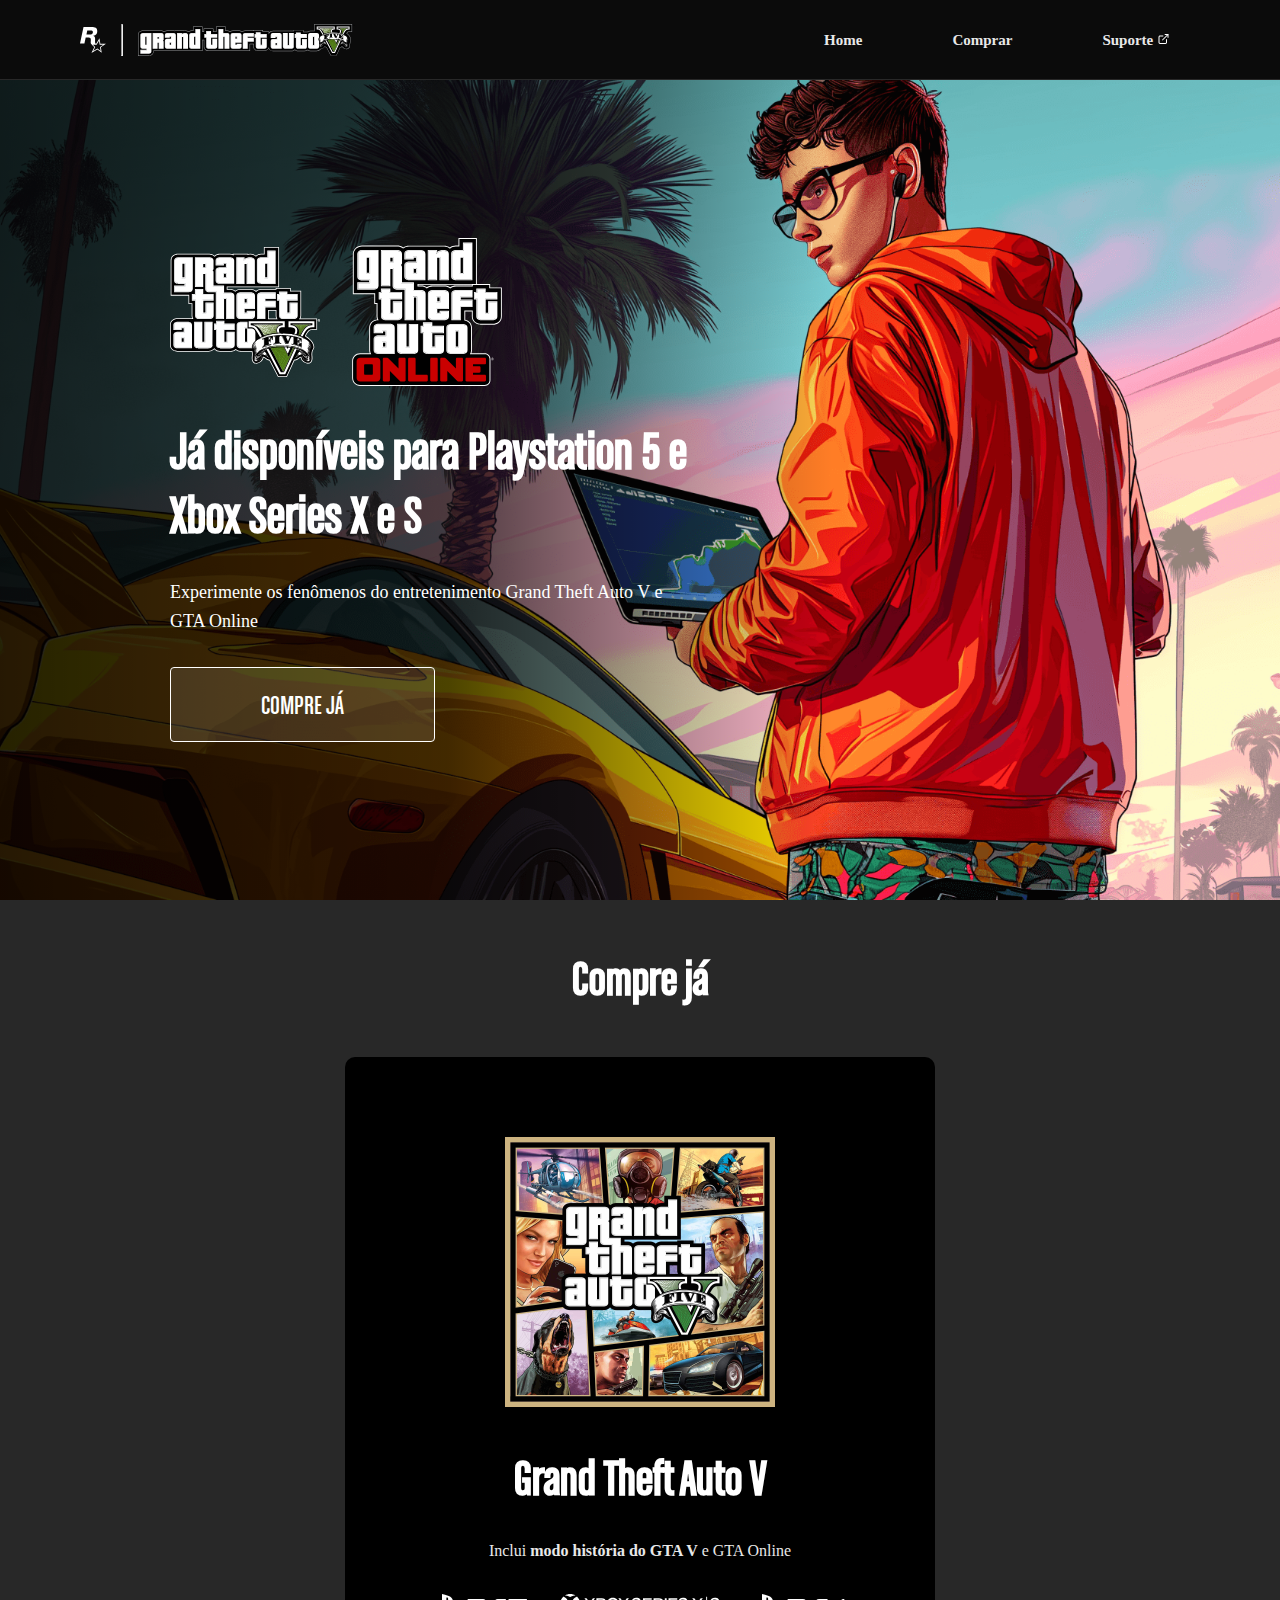
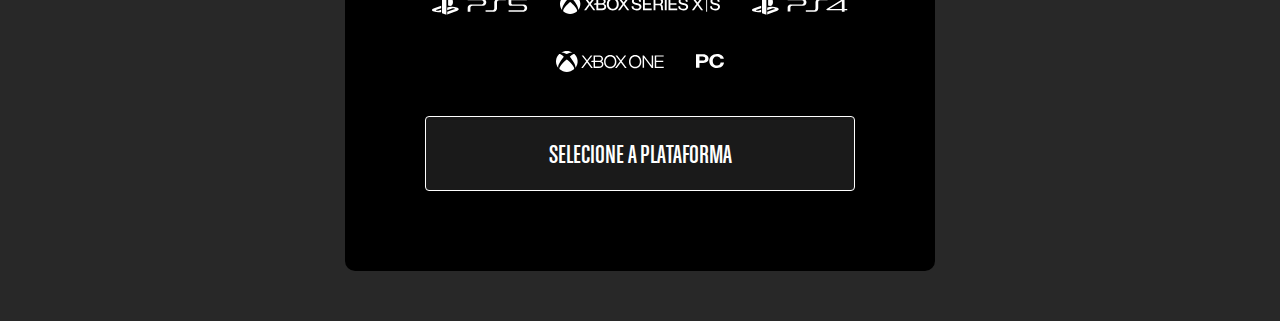
<file: index.html>
<!DOCTYPE html>
<html lang="pt-BR">

<head>
    <meta charset="UTF-8">
    <meta name="viewport" content="width=device-width, initial-scale=1.0">
    <title>Semana do Zero ao Programador Contratado - Landing Page GTA</title>
    <link rel="shortcut icon" href="src/imagens/favicon.png" type="image/x-icon">
    <link href="https://fonts.cdnfonts.com/css/chalet" rel="stylesheet" />
    <link rel="stylesheet" href="./src/css/reset.css">
    <link rel="stylesheet" href="./src/css/estilos.css">
    <link rel="stylesheet" href="/src/css/fontes.css">
    <link rel="stylesheet" href="./src/css/responsivo.css">
</head>
<body>
    <header class="cabecalho">
        <div class="logo">
            <img src="./src/imagens/logo-rockstar.svg" alt="Logo Rockstar Games">
            <hr>
            <img src="./src/imagens/logo-gta.svg" alt="Logo GTA V">
        </div>
        <nav>
            <ul class="menu">
                <li>
                    <a href="#home">Home</a>
                </li>
                <li>
                    <a href="#comprar">Comprar</a>
                </li>
                <li>
                    <a href="https://support.rockstargames.com/categories/200013306" target="_blank">Suporte <img src="./src/imagens/icone-link.svg" alt="icone de link de suporte"></a>
                    
                </li>
            </ul>
        </nav>
    </header>

    <main class="home" id="home">
        <img class="imagem-fundo" src="./src/imagens/bg-main.png"
            alt="Rapaz de moletom laranja ao lado de um carro esportivo amarelo">

        <div class="informacoes">
            <div class="lista-de-jogos">
                <img src="./src/imagens/logo-gta-v.svg" alt="Logo GTA V">
                <img src="./src/imagens/logo-gta-online.svg" alt="Logo GTA Online">
            </div>
            <h1 class="titulo">Já disponíveis para Playstation 5 e Xbox Series X e S</h1>
            <p class="texto">Experimente os fenômenos do entretenimento Grand Theft Auto V e GTA Online</p>
            <a class="btn-comprar" href="#comprar">Compre já</a>
        </div>
    </main>
    <section class="compre-ja" id="comprar">
        <h2 class="titulo">Compre já</h2>
        <div class="cartao">
            <img class="capa-do-jogo" src="./src/imagens/gta5.jpg" alt="Capa do jogo GTA V">
            <div class="informacoes">
                <h3>Grand Theft Auto V</h3>
                <p>Inclui <strong>modo história do GTA V</strong> e GTA Online
                </p>
                <ul class="plataformas">
                    <li><img src="./src/imagens/logo-ps5.svg" alt="Logo Playstation 5"></li>
                    <li><img src="./src/imagens/logo-xbox-series-s.svg" alt="Logo xbox series X e S"></li>
                    <li><img src="./src/imagens/logo-ps4.svg" alt="Logo Playstation 4"></li>
                    <li><img src="./src/imagens/logo-xbox-one.svg" alt="Logo xbox one"></li>
                    <li><img src="./src/imagens/logo-pc.svg" alt="Logo PC"></li>
                </ul>
            </div>
            <button class="btn-plataforma">Selecione a plataforma
                <ul class="plataformas">
                    <li><img src="./src/imagens/logo-ps5.svg" alt="Logo Playstation 5"></li>
                    <li><img src="./src/imagens/logo-xbox-series-s.svg" alt="Logo xbox series X e S"></li>
                    <li><img src="./src/imagens/logo-ps4.svg" alt="Logo Playstation 4"></li>
                    <li><img src="./src/imagens/logo-xbox-one.svg" alt="Logo xbox one"></li>
                    <li><img src="./src/imagens/logo-pc.svg" alt="Logo PC"></li>
                </ul>
            </button>
        </div>
    </section>
   <script src="./src/js/index.js"></script>
</body>

</html>
</file>
<file: src/css/estilos.css>
body {
	background-color: #282828;
	color: #fff;
}

.cabecalho {
	height: 80px;
	background-color: #0b0b0b;
	display: flex;
	justify-content: space-between;
	align-items: center;
	padding: 0 80px;
	border-bottom: 1px solid #282828;
}

.cabecalho .logo {
	display: flex;
	gap: 15px;
}

.cabecalho .menu {
	display: flex;
	gap: 30px;
}

.cabecalho .menu li a {
	padding: 30px;
	color: #e8e8e8;
	font-weight: bolder;
	font-size: 15px;
	font-family: 'Chalet';
}

.cabecalho .menu li a:hover {
	border-bottom: 2px solid #fff;
}

.home {
	display: flex;
	position: relative;
	min-height: calc(100vh - 80px);
}

.home::after {
	content: "";
	position: absolute;
	height: 100%;
	width: 100%;
	background: linear-gradient(90deg, rgba(0, 0, 0, 0.85), rgba(0, 0, 0, 0.7) 35%, transparent 65%);
}

.home .imagem-fundo {
	width: 100%;
	object-fit: cover;
}

.home .informacoes {
	position: absolute;
	z-index: 1;
	min-height: calc(100vh - 80px);
	display: flex;
	flex-direction: column;
	justify-content: center;
	gap: 32px;
	padding: 80px 80px 80px 170px;
	max-width: 780px;
}

.home .informacoes img {
	max-width: 150px;
}

.home .informacoes .lista-de-jogos {
	display: flex;
	gap: 32px;
}

.home .informacoes .titulo {
	font-family: "ChaletComprime";
	font-size: 55px;
}

.home .informacoes .texto {
	font-family: "Chalet";
	font-size: 18px;
	line-height: 1.6;
}

.btn-comprar,
.btn-plataforma {
	background-color: rgba(255, 255, 255, 0.1);
	border: 0.5px solid #fff;
	border-radius: 4px;
	font-family: "ChaletComprime";
	font-size: 28px;
	text-align: center;
	padding: 20px 40px;
	text-transform: uppercase;
	width: 50%;
	transition: all 0.3s ease-in;
}

.btn-plataforma {
	color: #fff;
	width: 100%;
	cursor: pointer;
}

.btn-comprar:hover {
	background-color: #fff;
	color: #000;
}

.compre-ja .capa-do-jogo {
	width: 270px;
}

.compre-ja {
	display: flex;
	flex-direction: column;
	text-align: center;
	padding: 50px;
	align-items: center;
}

.compre-ja .titulo {
	font-family: "ChaletComprime";
	font-size: 50px;
	font-weight: 700;
	margin-bottom: 50px;
}

.compre-ja .cartao {
	display: flex;
	flex-direction: column;
	align-items: center;
	background-color: #000;
	width: 50%;
	border-radius: 10px;
	padding: 80px;
	gap: 40px;
}

.compre-ja .informacoes {
	display: flex;
	flex-direction: column;
	gap: 30px;
}

.compre-ja .informacoes h3 {
	font-family: "ChaletComprime";
	font-size: 52px;
	font-weight: 700;
}

.compre-ja .informacoes p {
	color: #e8e8e8;
	font-family: "Chalet";
	font-size: 16px;
	line-height: 1.6;
}

.compre-ja .informacoes .plataformas {
	display: flex;
	flex-wrap: wrap;
	gap: 32px;
	justify-content: center;
}

.compre-ja .btn-plataforma .plataformas {
	margin-top: 10px;
	display: flex;
	flex-direction: column;
	gap: 20px;
	transition: all 0.3s ease-in;
	display: none;
	opacity: 0;
}

.compre-ja .btn-plataforma .plataformas.ativo {
	display: flex;
	opacity: 1;
}

.compre-ja .btn-plataforma .plataformas li {
	padding: 20px;
}

.compre-ja .btn-plataforma .plataformas li:nth-child(1) {
	border: 1px solid #00439c;
}

.compre-ja .btn-plataforma .plataformas li:nth-child(1):hover {
	background-color: #00439c;
}
.compre-ja .btn-plataforma .plataformas li:nth-child(2) {
	border: 1px solid #387a26;
}

.compre-ja .btn-plataforma .plataformas li:nth-child(2):hover {
	background-color: #387a26;
}

.compre-ja .btn-plataforma .plataformas li:nth-child(3) {
	border: 1px solid #00439c;
}

.compre-ja .btn-plataforma .plataformas li:nth-child(3):hover {
	background-color: #00439c;
}

.compre-ja .btn-plataforma .plataformas li:nth-child(4) {
	border: 1px solid #387a26;
}

.compre-ja .btn-plataforma .plataformas li:nth-child(4):hover {
	background-color: #387a26;
}
.compre-ja .btn-plataforma .plataformas li:nth-child(5) {
	border: 1px solid #fcaf17;
}

.compre-ja .btn-plataforma .plataformas li:nth-child(5):hover {
	background-color: #fcaf17;
}
</file>
<file: src/css/fontes.css>
@font-face {
    font-family: "ChaletComprime";
    src: url("../fontes/ChaletComprime.ttf");
}
</file>
<file: src/css/responsivo.css>
@media (max-width: 1024px) {
    .cabecalho {
        justify-content: center;
        flex-direction: column;
        padding: 50px 0;
        gap: 15px;
    }

    .cabecalho .menu li a {
        padding: 15px;
    }

    .home .informacoes {
        padding: 30px;
    }

    .home .informacoes img {
        max-width: 100px;
    }

    .home .informacoes .titulo {
        font-size: 40px;
    }

    .compre-ja .cartao {
        width: 70%;
    }

    @media (max-width: 768px) {
        .compre-ja {
            padding: 30px;
        }

        .compre-ja .cartao {
            padding: 80px 20px;
            width: 100%;
        }

        .compre-ja .informacoes h3 {
            font-size: 35px;
        }

        .compre-ja .informacoes .plataformas {
            flex-direction: column;
        }

        .btn-plataforma {
            margin-top: 15px;
            padding: 15px;
        }

        .btn-comprar {
            width: 100%;
        }
    }
        @media (max-width: 425px) {
            main::after {
                background: linear-gradient(90deg, rgba(0, 0, 0, 0.85), rgba(0, 0, 0, 0.4) 100%, transparent 65%);
            }
            .compre-ja .cartao .capa-do-jogo{
                max-width: 80%;
            }
        }
    }
</file>
